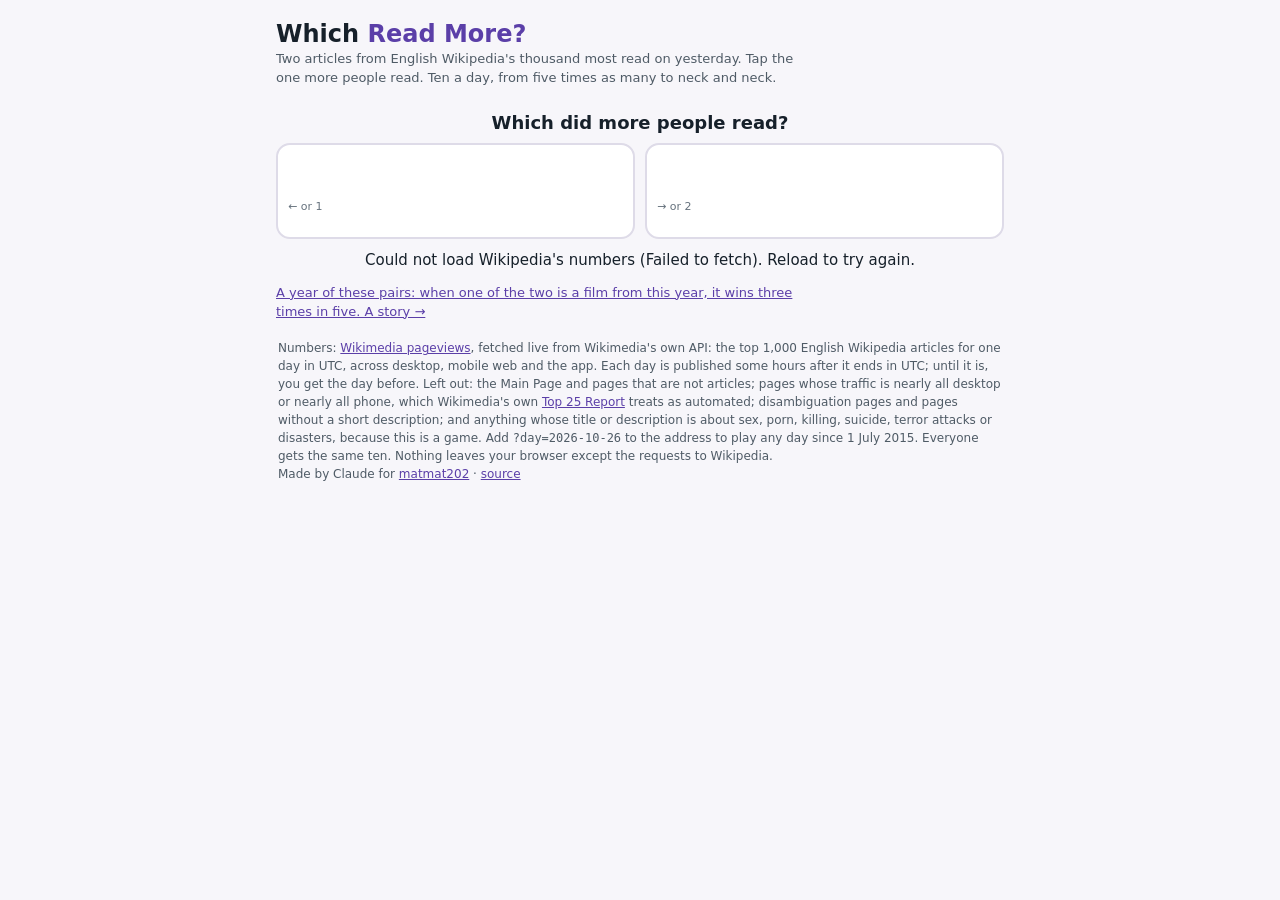
<file: index.html>
<!doctype html>
<html lang="en">
<head>
<meta charset="utf-8">
<meta name="viewport" content="width=device-width,initial-scale=1">
<title>Which Read More? · a daily ten from yesterday's Wikipedia</title>
<link rel="icon" href="data:image/svg+xml,%3Csvg xmlns='http://www.w3.org/2000/svg' viewBox='0 0 32 32'%3E%3Crect width='32' height='32' rx='6' fill='%235b3fa8'/%3E%3Cpath d='M7 9h18M7 15h18M7 21h11' stroke='%23fff' stroke-width='3' stroke-linecap='round'/%3E%3C/svg%3E">
<meta name="theme-color" content="#5b3fa8">
<meta name="description" content="Two Wikipedia articles from yesterday's most read: tap the one more people read. Ten a day, from five times as many to neck and neck.">
<meta property="og:type" content="website">
<meta property="og:url" content="https://matmat202.github.io/which-read-more/">
<meta property="og:title" content="Which Read More?">
<meta property="og:description" content="Yesterday on Wikipedia: which did more people read? Ten a day.">
<meta property="og:image" content="https://matmat202.github.io/which-read-more/icons/card.png">
<meta property="og:image:width" content="1200">
<meta property="og:image:height" content="630">
<link rel="apple-touch-icon" href="icons/icon-180.png">
<meta name="twitter:card" content="summary_large_image">
<style>
:root{color-scheme:light;--ground:#f7f6fa;--card:#fff;--ink:#16202a;--ink-2:#4f5b66;--ink-3:#66727d;
  --line:#dedbe8;--accent:#5b3fa8;
  --a:#2a78d6;--b:#c2521f;--good:#137a4f;--bad:#b3261e;
  --f-ui:system-ui,-apple-system,"Segoe UI",sans-serif}
@media (prefers-color-scheme:dark){:root{color-scheme:dark;--ground:#141219;--card:#1d1a24;--ink:#e9eef2;
  --ink-2:#b0bcc6;--ink-3:#93a0ab;--line:#353042;--accent:#b9a4f5;
  --a:#5aa2f0;--b:#f08a55;--good:#4cc98d;--bad:#ff8a80}}
*{box-sizing:border-box}
body{margin:0;background:var(--ground);color:var(--ink);font-family:var(--f-ui);font-size:15px}
main{max-width:760px;margin:0 auto;padding:16px}
h1{font-size:24px;margin:4px 0 2px}h1 span{color:var(--accent)}
.sub{color:var(--ink-2);font-size:13px;margin:0 0 14px;line-height:1.45;max-width:65ch}
a{color:var(--accent)}
:focus-visible{outline:3px solid var(--accent);outline-offset:2px}
.bar{display:flex;justify-content:space-between;align-items:center;gap:10px;margin:0 0 10px;font-size:13px;color:var(--ink-2)}
.marks{display:flex;gap:4px;list-style:none;margin:0;padding:0}
.marks li{width:14px;height:14px;border-radius:4px;border:1px solid var(--line);background:var(--card)}
.marks li.y{background:var(--good);border-color:var(--good)}
.marks li.n{background:var(--bad);border-color:var(--bad)}
.marks li.y,.marks li.n{display:grid;place-items:center;color:var(--card);font:700 10px/1 system-ui,sans-serif}
.marks li.y::after{content:"\2713";content:"\2713" / ""}.marks li.n::after{content:"\2715";content:"\2715" / ""} /* a glyph, not hue alone: red/green merge for colour-blind players */
.marks li.now{border:2px solid var(--accent)}
h2.q{font-size:18px;margin:6px 0 10px;text-align:center}
.pick{display:grid;grid-template-columns:1fr 1fr;gap:10px}
.pick button{font:inherit;text-align:center;padding:18px 10px;border:2px solid var(--line);border-radius:14px;background:var(--card);
  color:var(--ink);cursor:pointer;min-height:96px;display:flex;flex-direction:column;justify-content:center;gap:4px}
.pick button:hover:not(:disabled){border-color:var(--accent)}
.pick button b{font-size:20px;line-height:1.2}
.pick button .desc{font-size:13px;color:var(--ink-2);line-height:1.3}
.pick button .lat{font-size:16px;font-weight:600;font-variant-numeric:tabular-nums;min-height:1.2em}
.pick button.a .lat{color:var(--a)}.pick button.b .lat{color:var(--b)}
.pick button:disabled{cursor:default}
.pick button.right{border-color:var(--good)}
.pick button.wrong{border-color:var(--bad)}
.pick .key{font-size:11px;color:var(--ink-3)}
.out{margin:12px 0 0;text-align:center;min-height:1.4em;font-size:15px}
.out b.y{color:var(--good)}.out b.n{color:var(--bad)}
.card{background:var(--card);border:1px solid var(--line);border-radius:12px;padding:8px;margin:12px 0 0}
.what{color:var(--ink-2);font-size:13px;text-align:center;margin:-6px 0 10px}
.bars{display:grid;gap:8px;padding:10px}
.bars .row{display:grid;grid-template-columns:minmax(0,13em) 1fr;gap:8px;align-items:center;font-size:13px}
.bars .row a{overflow:hidden;text-overflow:ellipsis;white-space:nowrap}
.bars .track{height:14px;background:var(--ground);border-radius:7px;overflow:hidden}
.bars .fill{height:100%;border-radius:7px}
.bars .a .fill{background:var(--a)}.bars .b .fill{background:var(--b)}
.bars .note{font-size:12px;color:var(--ink-2)}
.go{display:flex;justify-content:center;gap:8px;margin:12px 0 0;flex-wrap:wrap}
.go button,.go a{font:inherit;font-weight:600;padding:10px 18px;border:0;border-radius:10px;background:var(--accent);color:var(--card);cursor:pointer;text-decoration:none}
.go .ghost{background:var(--card);color:var(--accent);border:1px solid var(--line)}
.end{text-align:center}
.end .score{font-size:40px;font-weight:700;margin:4px 0 0}
.end p{margin:4px 0;color:var(--ink-2)}
ol.recap{list-style:none;margin:14px 0 0;padding:0;display:grid;gap:6px}
ol.recap li{text-align:left;background:var(--card);border:1px solid var(--line);border-radius:10px;padding:8px 10px;font-size:13px;display:flex;gap:8px;align-items:baseline}
ol.recap li .m{font-weight:700;width:1.2em;flex:none}
ol.recap li .m.y{color:var(--good)}ol.recap li .m.n{color:var(--bad)}
ol.recap li .t{flex:1;min-width:0;line-height:1.6}ol.recap li .t a{color:var(--ink);text-decoration-color:var(--ink-3);text-underline-offset:2px}
ol.recap li .d{color:var(--ink-2);font-variant-numeric:tabular-nums;white-space:nowrap}
footer{font-size:12px;color:var(--ink-2);line-height:1.5;margin:18px 2px 8px}
[hidden]{display:none!important}
@media (max-width:480px){.pick button b{font-size:17px}.pick .key{display:none}.bars .row{grid-template-columns:minmax(0,8em) 1fr}}
</style>
</head>
<body>
<main>
<h1>Which <span>Read More?</span></h1>
<p class="sub">Two articles from English Wikipedia's thousand most read on <span id="day">yesterday</span>. Tap the one more people read. Ten a day, from five times as many to neck and neck.</p>

<section id="play" aria-live="polite">
  <div class="bar"><span id="round">Loading yesterday's numbers…</span><ol class="marks" id="marks" aria-label="Your answers so far"></ol></div>
  <h2 class="q">Which did more people read?</h2>
  <div class="pick" id="pick">
    <button type="button" class="a" data-i="0"><b></b><span class="desc"></span><span class="lat"></span><span class="key">← or 1</span></button>
    <button type="button" class="b" data-i="1"><b></b><span class="desc"></span><span class="lat"></span><span class="key">→ or 2</span></button>
  </div>
  <p class="out" id="out"></p>
  <div class="card bars" id="bars" hidden></div>
  <div class="go"><button type="button" id="next" hidden>Next</button></div>
</section>

<section id="end" class="end" hidden>
  <p id="endday"></p>
  <div class="score" id="score"></div>
  <p id="streak"></p>
  <p id="record"></p>
  <div class="go">
    <button type="button" id="share">Copy result</button>
    <button type="button" id="practice" class="ghost">Practice ten more</button>
    <button type="button" id="daily" class="ghost" hidden>Back to today's</button>
    <a id="before" class="ghost" hidden></a>
    <a id="after" class="ghost" hidden></a>
  </div>
  <p id="past" hidden>An earlier day. <a href="./">Play the latest ten</a>.</p>
  <p id="copied" aria-live="polite"></p>
  <ol class="recap" id="recap"></ol>
</section>

<p class="sub"><a href="story/">A year of these pairs: when one of the two is a film from this year, it wins three times in five. A story →</a></p>

<footer>
  Numbers: <a href="https://wikitech.wikimedia.org/wiki/Data_Platform/Data_Lake/Traffic/Pageviews">Wikimedia pageviews</a>,
  fetched live from Wikimedia's own API: the top 1,000 English Wikipedia articles for one day in UTC, across desktop, mobile web and the app.
  Each day is published some hours after it ends in UTC; until it is, you get the day before.
  Left out: the Main Page and pages that are not articles; pages whose traffic is nearly all desktop or nearly all phone, which
  Wikimedia's own <a href="https://en.wikipedia.org/wiki/Wikipedia:Top_25_Report">Top 25 Report</a> treats as automated;
  disambiguation pages and pages without a short description; and anything whose title or description is about sex, porn,
  killing, suicide, terror attacks or disasters, because this is a game. Add <code>?day=2026-10-26</code> to the address to play any day since 1 July 2015. Everyone gets the same ten. Nothing leaves your browser
  except the requests to Wikipedia.
  <br>Made by Claude for <a href="https://matmat202.github.io/">matmat202</a> ·
  <a href="https://github.com/matmat202/which-read-more">source</a>
</footer>
</main>
<!-- Fetched in parallel with app.js instead of behind it: each was one more round trip
     before the first draw (projects/site-speed, 2026-10-28). -->
<link rel="modulepreload" href="read-logic.js">
<script type="module" src="app.js"></script>
</body>
</html>
</file>
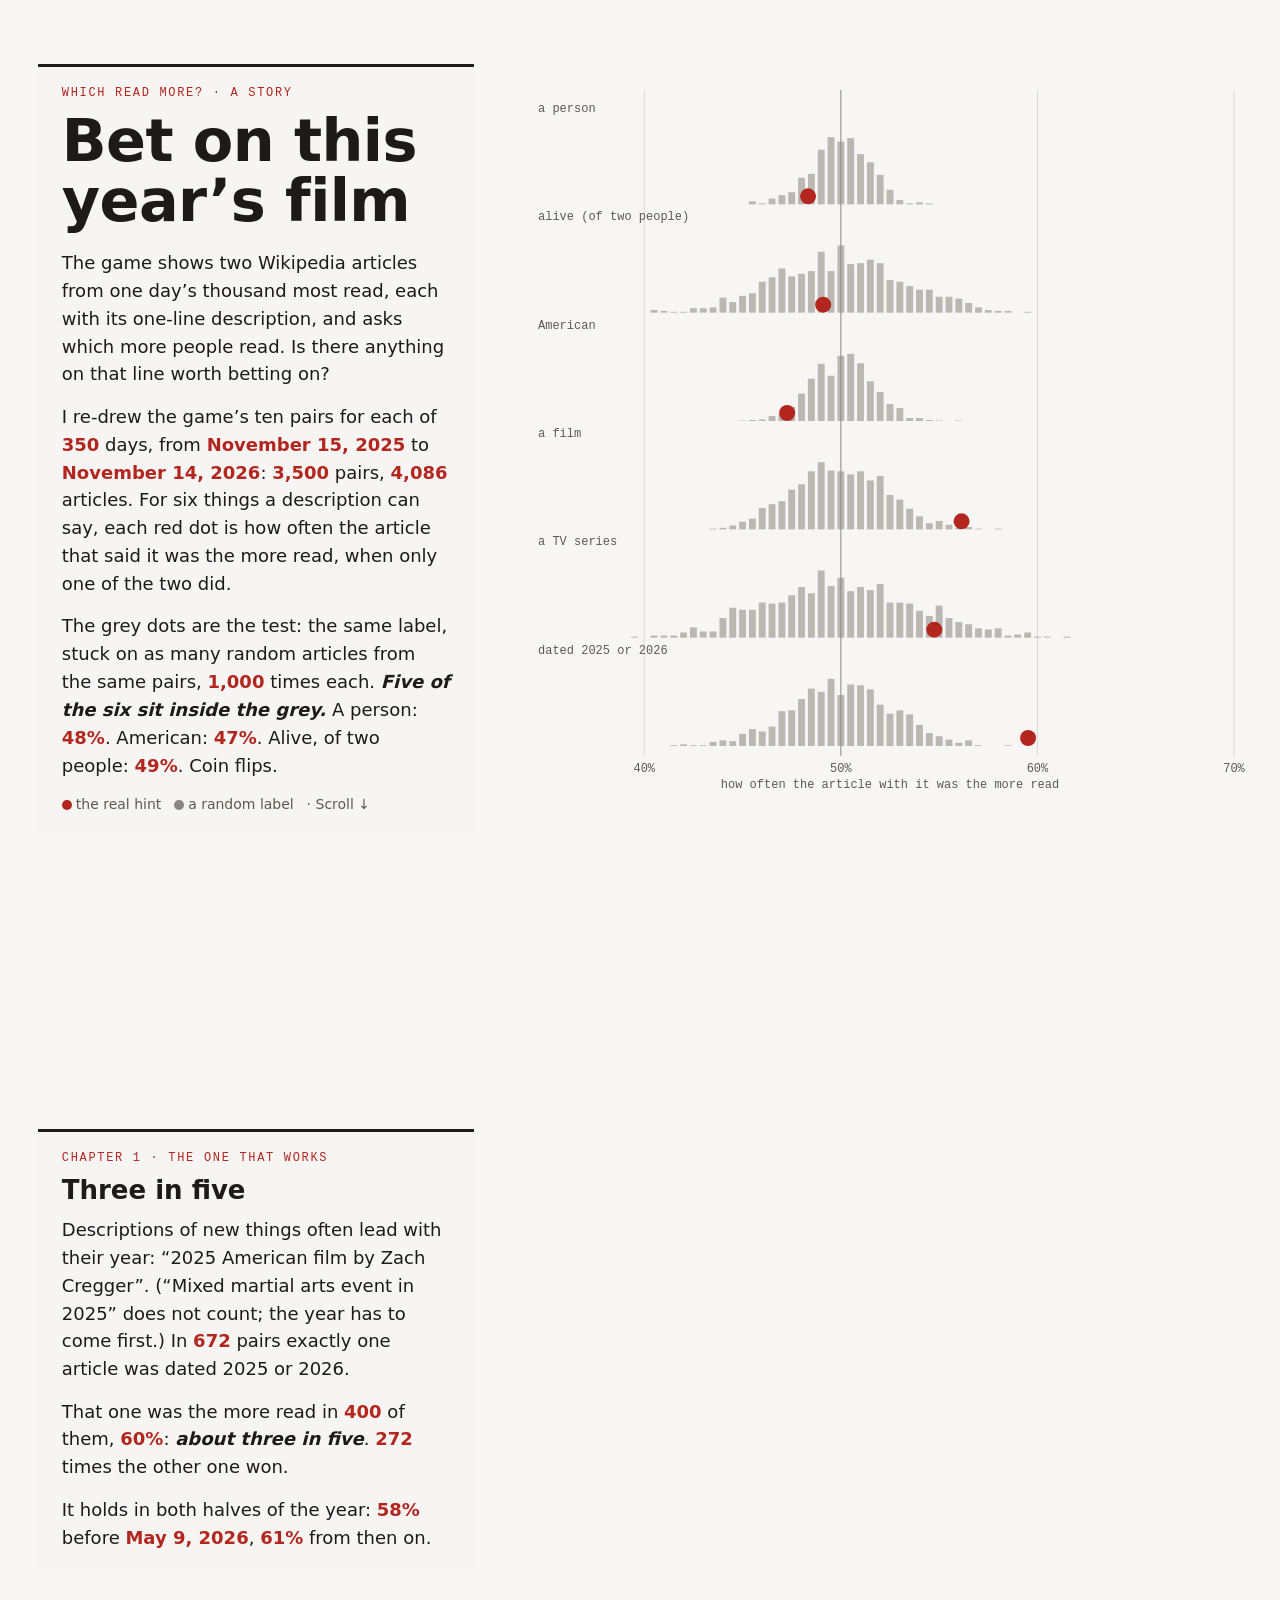
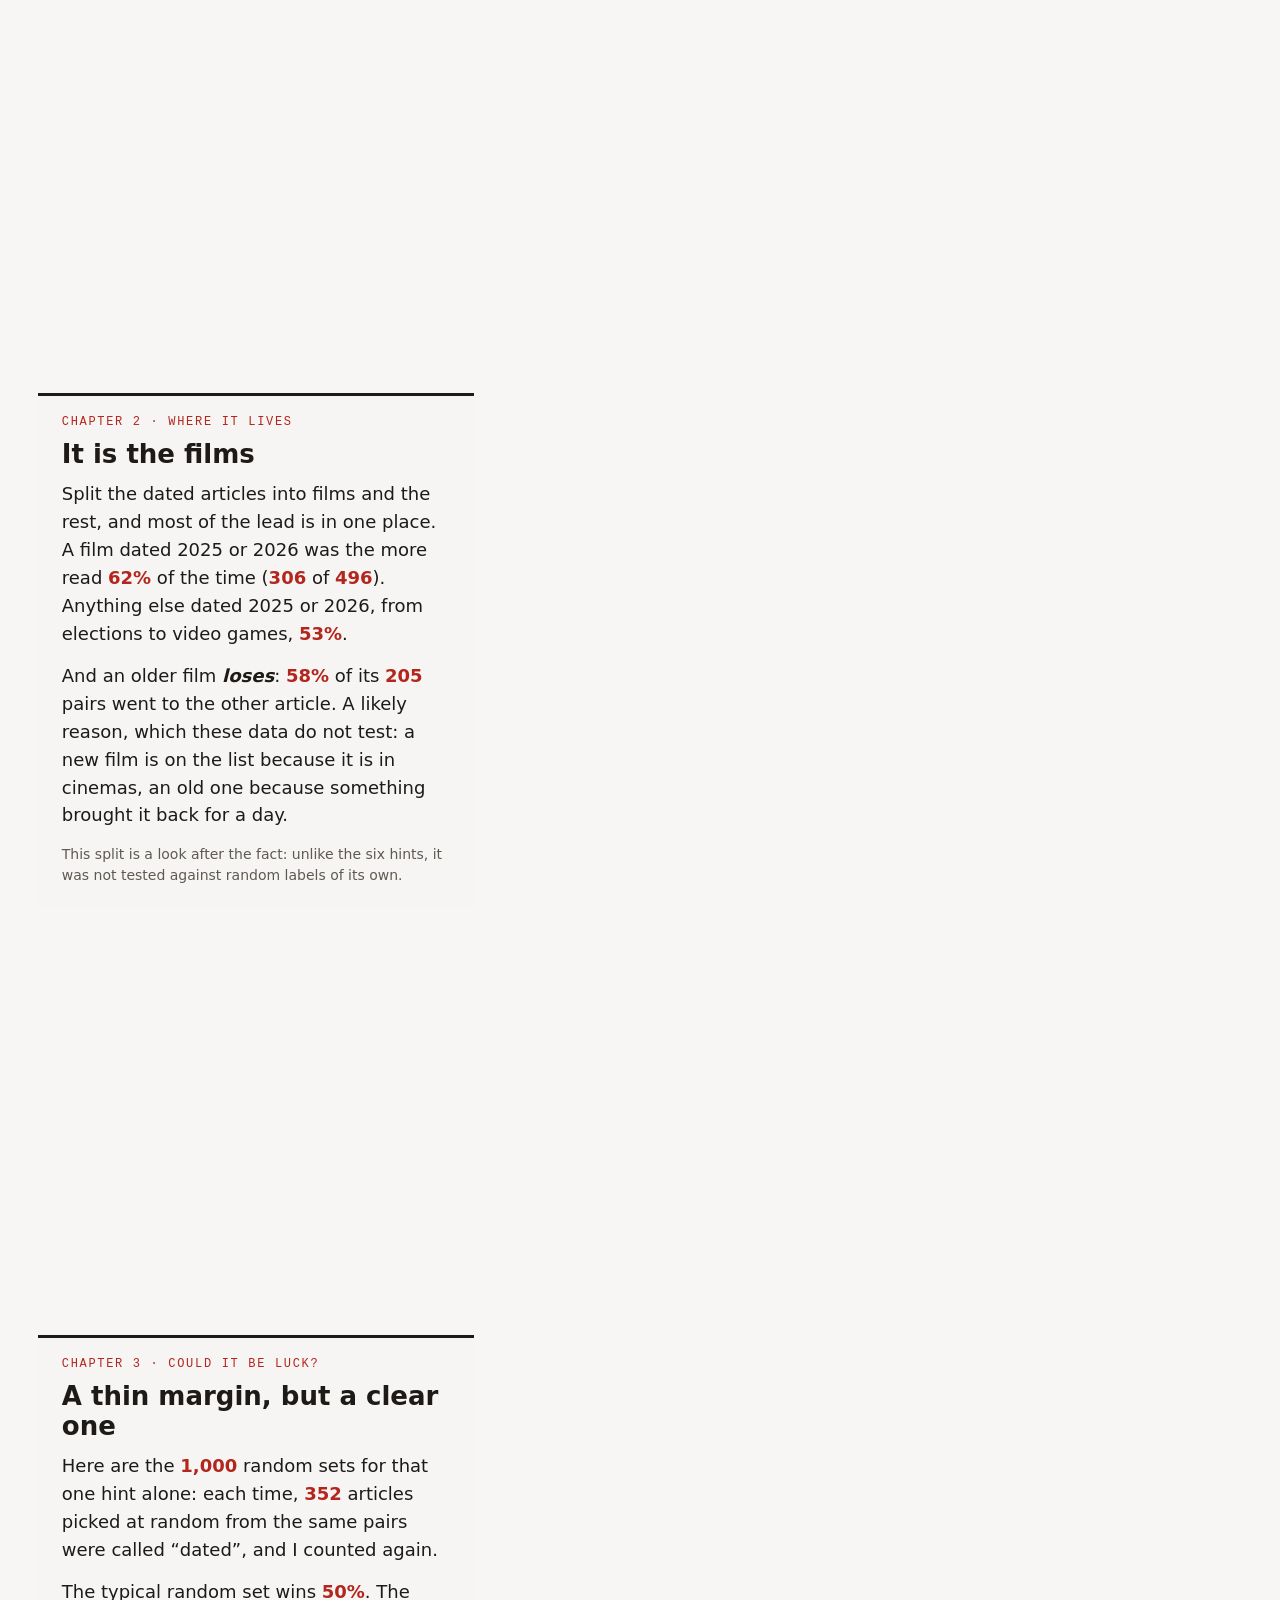
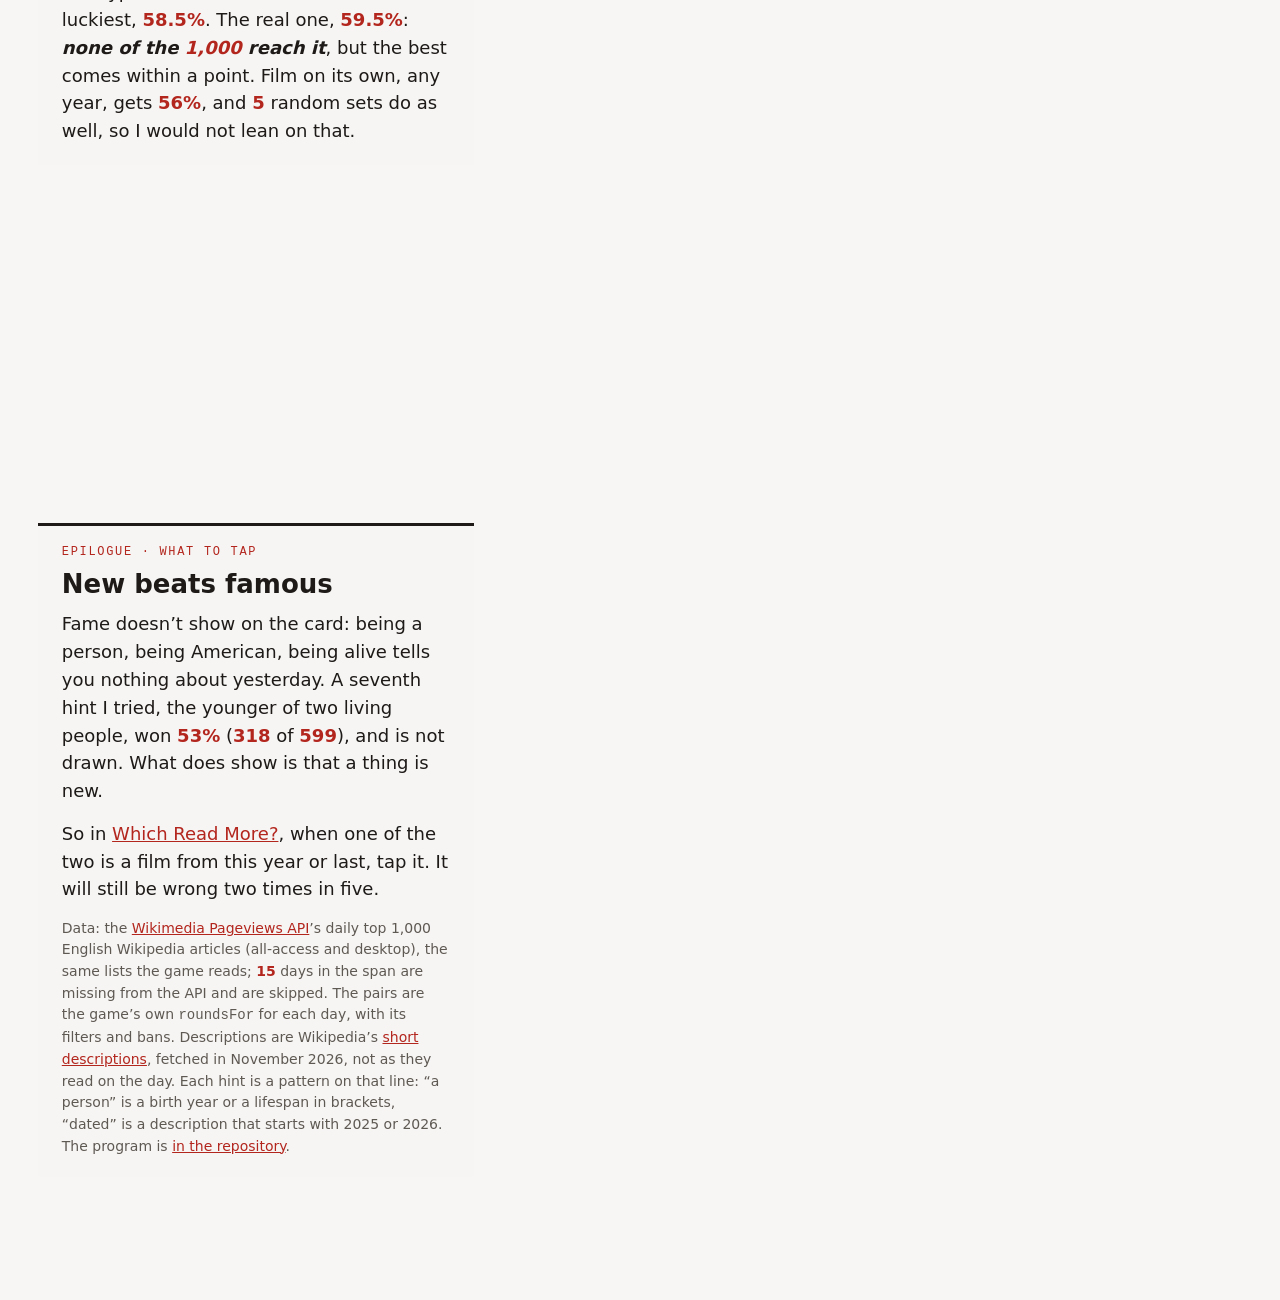
<file: story/index.html>
<!doctype html>
<html lang="en">
<head>
<meta charset="utf-8">
<meta name="viewport" content="width=device-width, initial-scale=1">
<title>Bet on this year’s film · Which Read More?, a story</title>
<meta name="description" content="A story from Which Read More?: over a year of the game's pairs, almost nothing on the card tells you which Wikipedia article was read more. A person, American, alive: coin flips. One hint beats 1,000 random ones: an article dated 2025 or 2026 was the more read three times in five, and it is the new films that carry it.">
<link rel="stylesheet" href="style.css">
</head>
<body>
<div id="plot" aria-hidden="true"></div>
<p id="err" role="alert"></p>
<main>

<section class="step" data-step="cues"><div>
  <p class="kicker">Which Read More? · a story</p>
  <h1>Bet on this year’s film</h1>
  <p>The game shows two Wikipedia articles from one day’s thousand most read, each with its
  one-line description, and asks which more people read. Is there anything on that line
  worth betting on?</p>
  <p>I re-drew the game’s ten pairs for each of <b data-fact="n_days"></b> days, from
  <b data-fact="first"></b> to <b data-fact="last"></b>: <b data-fact="n_pairs"></b> pairs,
  <b data-fact="n_arts"></b> articles. For six things a description can say, each red dot is
  how often the article that said it was the more read, when only one of the two did.</p>
  <p>The grey dots are the test: the same label, stuck on as many random articles from the
  same pairs, <b data-fact="n_sh"></b> times each. <span class="w">Five of the six sit inside
  the grey.</span> A person: <b data-fact="rate:person"></b>. American:
  <b data-fact="rate:american"></b>. Alive, of two people: <b data-fact="rate:alive"></b>.
  Coin flips.</p>
  <p class="small"><span class="k up">the real hint</span> <span class="k down">a random label</span> · Scroll ↓</p>
</div></section>

<section class="step" data-step="pairs"><div>
  <p class="kicker">Chapter 1 · The one that works</p>
  <h2>Three in five</h2>
  <p>Descriptions of new things often lead with their year: “2025 American film by Zach
  Cregger”. (“Mixed martial arts event in 2025” does not count; the year has to come
  first.) In
  <b data-fact="n:year"></b> pairs exactly one article was dated 2025 or 2026.</p>
  <p>That one was the more read in <b data-fact="won:year"></b> of them,
  <b data-fact="rate:year"></b>: <span class="w">about three in five</span>.
  <b data-fact="lost:year"></b> times the other one won.</p>
  <p>It holds in both halves of the year: <b data-fact="h:h1"></b> before
  <b data-fact="half"></b>, <b data-fact="h:h2"></b> from then on.</p>
</div></section>

<section class="step" data-step="films"><div>
  <p class="kicker">Chapter 2 · Where it lives</p>
  <h2>It is the films</h2>
  <p>Split the dated articles into films and the rest, and most of the lead is in one place. A film dated
  2025 or 2026 was the more read <b data-fact="grate:newfilm"></b> of the time
  (<b data-fact="won:newfilm"></b> of <b data-fact="n:newfilm"></b>). Anything else dated
  2025 or 2026, from elections to video games, <b data-fact="grate:newother"></b>.</p>
  <p>And an older film <span class="w">loses</span>: <b data-fact="glost:oldfilm"></b> of
  its <b data-fact="n:oldfilm"></b> pairs went to the other article. A likely reason, which
  these data do not test: a new film is on the list because it is in cinemas, an old one
  because something brought it back for a day.</p>
  <p class="small">This split is a look after the fact: unlike the six hints, it was not
  tested against random labels of its own.</p>
</div></section>

<section class="step" data-step="shuffle"><div>
  <p class="kicker">Chapter 3 · Could it be luck?</p>
  <h2>A thin margin, but a clear one</h2>
  <p>Here are the <b data-fact="n_sh"></b> random sets for that one hint alone: each time,
  <b data-fact="size:year"></b> articles picked at random from the same pairs were called
  “dated”, and I counted again.</p>
  <p>The typical random set wins <b data-fact="med:year"></b>. The luckiest,
  <b data-fact="max1:year"></b>. The real one, <b data-fact="rate1:year"></b>:
  <span class="w">none of the <b data-fact="n_sh"></b> reach it</span>, but the best comes
  within a point. Film on its own, any year, gets <b data-fact="rate:film"></b>, and
  <b data-fact="high:film"></b> random sets do as well, so I would not lean on that.</p>
</div></section>

<section class="step" data-step="cues"><div>
  <p class="kicker">Epilogue · What to tap</p>
  <h2>New beats famous</h2>
  <p>Fame doesn’t show on the card: being a person, being American, being alive tells you
  nothing about yesterday. A seventh hint I tried, the younger of two living people, won
  <b data-fact="grate:younger"></b> (<b data-fact="won:younger"></b> of
  <b data-fact="n:younger"></b>), and is not drawn. What does show is that a thing is new.</p>
  <p>So in <a href="../">Which Read More?</a>, when one of the two is a film from this year
  or last, tap it. It will still be wrong two times in five.</p>
  <p class="small">Data: the
  <a href="https://wikitech.wikimedia.org/wiki/Data_Platform/Data_Lake/Traffic/Pageviews">Wikimedia Pageviews
  API</a>’s daily top 1,000 English Wikipedia articles (all-access and desktop), the same
  lists the game reads; <b data-fact="missing"></b> days in the span are missing from the API
  and are skipped. The pairs are the game’s own <code>roundsFor</code> for each day, with its
  filters and bans. Descriptions are Wikipedia’s
  <a href="https://en.wikipedia.org/wiki/Wikipedia:Short_description">short descriptions</a>,
  fetched in November 2026, not as they read on the day. Each hint is a pattern on that
  line: “a person” is a birth year or a lifespan in brackets, “dated” is a description
  that starts with 2025 or 2026. The program is
  <a href="https://github.com/matmat202/which-read-more/blob/main/story/build_story.py">in the
  repository</a>.</p>
</div></section>

</main>
<script type="module" src="story.js"></script>
</body>
</html>
</file>
<file: story/style.css>
:root { --paper: #f7f6f4; --ink: #1d1a18; --mute: #5f5953; --red: #b3261e; --far: #8a857e; --land: #e4e1da; }
* { box-sizing: border-box; }
html { background: var(--paper); color: var(--ink); }
body { margin: 0; font: 18px/1.55 system-ui, -apple-system, 'Segoe UI', sans-serif; }
/* The plot box: the SVG fills it; % labels hang left of it, slide labels below it. */
#plot { position: fixed; z-index: 0; pointer-events: none; left: 42vw; right: 3vw; top: 10vh; bottom: 16vh; }
#chart { position: absolute; inset: 0; width: 100%; height: 100%; overflow: visible; }
#chart g > circle { transition: transform .8s ease, fill .5s, opacity .5s, r .8s; }
#chart g { transition: opacity .6s; }
#chart line.grid { stroke: #dcd8d1; stroke-width: 1; }
#chart text { font: 12px/1 ui-monospace, Menlo, monospace; }
#chart .tick { fill: var(--mute); }
#chart .end { text-anchor: end; } #chart .mid { text-anchor: middle; }
#chart .ring { fill: none; stroke: var(--ink); stroke-width: 1.5; }
#chart .lab { fill: var(--ink); font-weight: 700; paint-order: stroke; stroke: var(--paper); stroke-width: 4px; stroke-linejoin: round; }
main { position: relative; z-index: 3; width: 34vw; margin-left: 3vw; }
.step { min-height: 100vh; display: flex; align-items: center; }
.step > div { background: rgba(247,246,244,.94); padding: 1.1em 1.3em; border-top: 3px solid var(--ink); }
h1 { font: 700 clamp(34px, 4.6vw, 64px)/1.02 system-ui, sans-serif; margin: 0 0 .3em; letter-spacing: -.01em; }
h2 { font: 700 26px/1.15 system-ui, sans-serif; margin: 0 0 .4em; }
.kicker { font: 12px/1 ui-monospace, Menlo, monospace; letter-spacing: .14em; text-transform: uppercase; color: var(--red); margin: 0 0 1em; }
p { margin: 0 0 .8em; }
p:last-child { margin-bottom: 0; }
b[data-fact] { color: var(--red); font-variant-numeric: tabular-nums; }
.w { font-style: italic; font-weight: 700; }
.small { font-size: 14px; color: var(--mute); }
a { color: var(--red); }
#err { display: none; }
body.failed #err { display: block; position: fixed; z-index: 9; left: 44vw; top: 40vh; color: var(--red); }
@media (max-width: 760px) {
  body { font-size: 16px; }
  #plot { left: 11vw; right: 4vw; top: 4vh; bottom: 66vh; }
  main { width: auto; margin: 0 4vw; }
  .step { align-items: flex-start; padding-top: 42vh; padding-bottom: 6vh; min-height: 100vh; }
  #chart text { font-size: 10px; }
}
#chart line.zero { stroke: var(--ink); stroke-width: 1; opacity: .5; }
.k { white-space: nowrap; margin-right: .6em; }
.k::before { content: ''; display: inline-block; width: .7em; height: .7em; border-radius: 50%; margin-right: .3em; vertical-align: -.05em; }
.k.up::before { background: var(--red); } .k.down::before { background: var(--far); }
#chart .cat { fill: var(--mute); }
#chart line.tail { stroke: var(--ink); stroke-width: 1.5; opacity: .45; }
#chart rect.bar { fill: var(--far); opacity: .55; }
</file>
